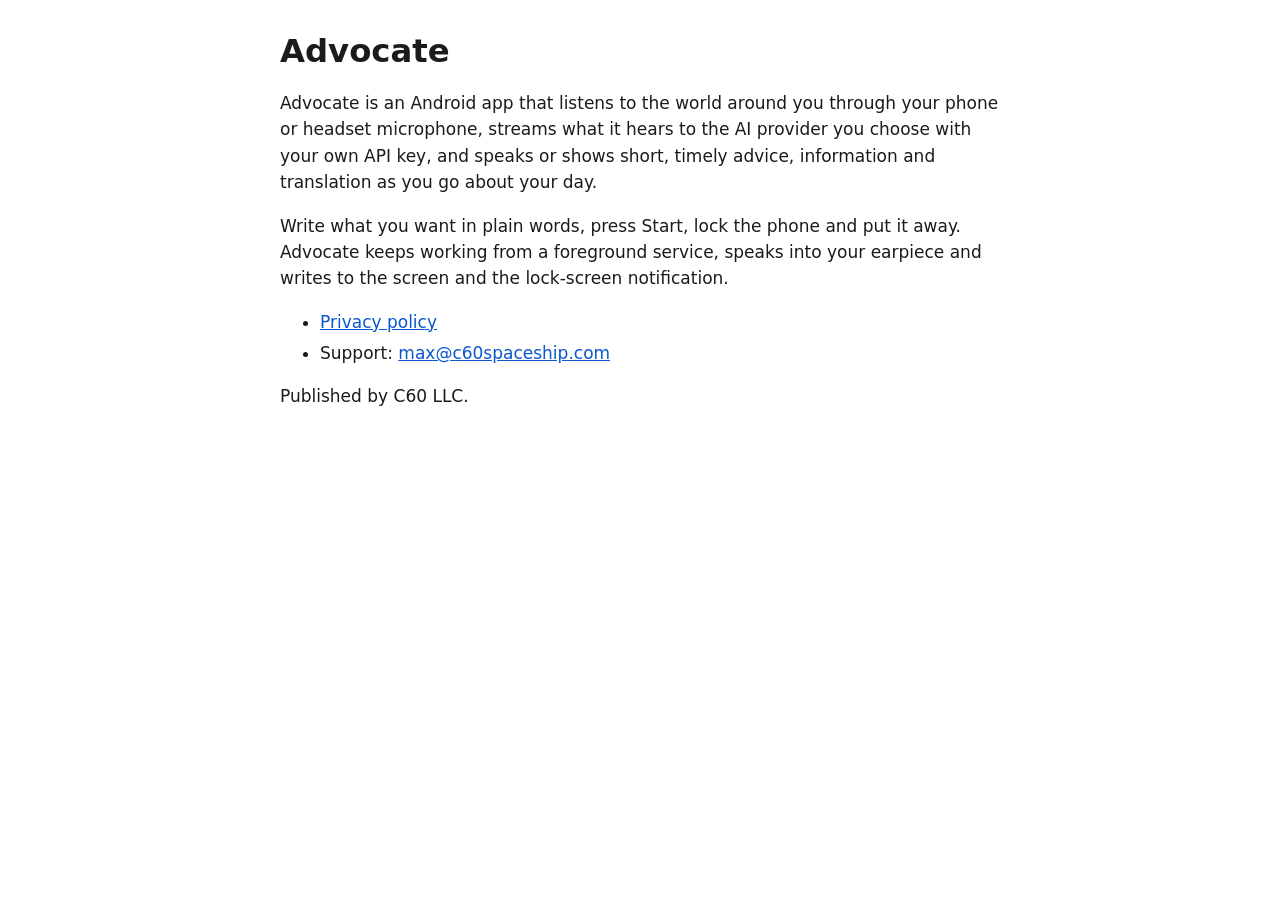
<file: index.html>
<!doctype html>
<html lang="en">
<head>
<meta charset="utf-8">
<meta name="viewport" content="width=device-width, initial-scale=1">
<title>Advocate for Android</title>
<link rel="stylesheet" href="style.css">
</head>
<body>
<main>
<h1>Advocate</h1>
<p>Advocate is an Android app that listens to the world around you through your phone or headset microphone, streams what it hears to the AI provider you choose with your own API key, and speaks or shows short, timely advice, information and translation as you go about your day.</p>
<p>Write what you want in plain words, press Start, lock the phone and put it away. Advocate keeps working from a foreground service, speaks into your earpiece and writes to the screen and the lock-screen notification.</p>
<ul>
<li><a href="privacy/">Privacy policy</a></li>
<li>Support: <a href="mailto:max@c60spaceship.com">max@c60spaceship.com</a></li>
</ul>
<p>Published by C60 LLC.</p>
</main>
</body>
</html>
</file>
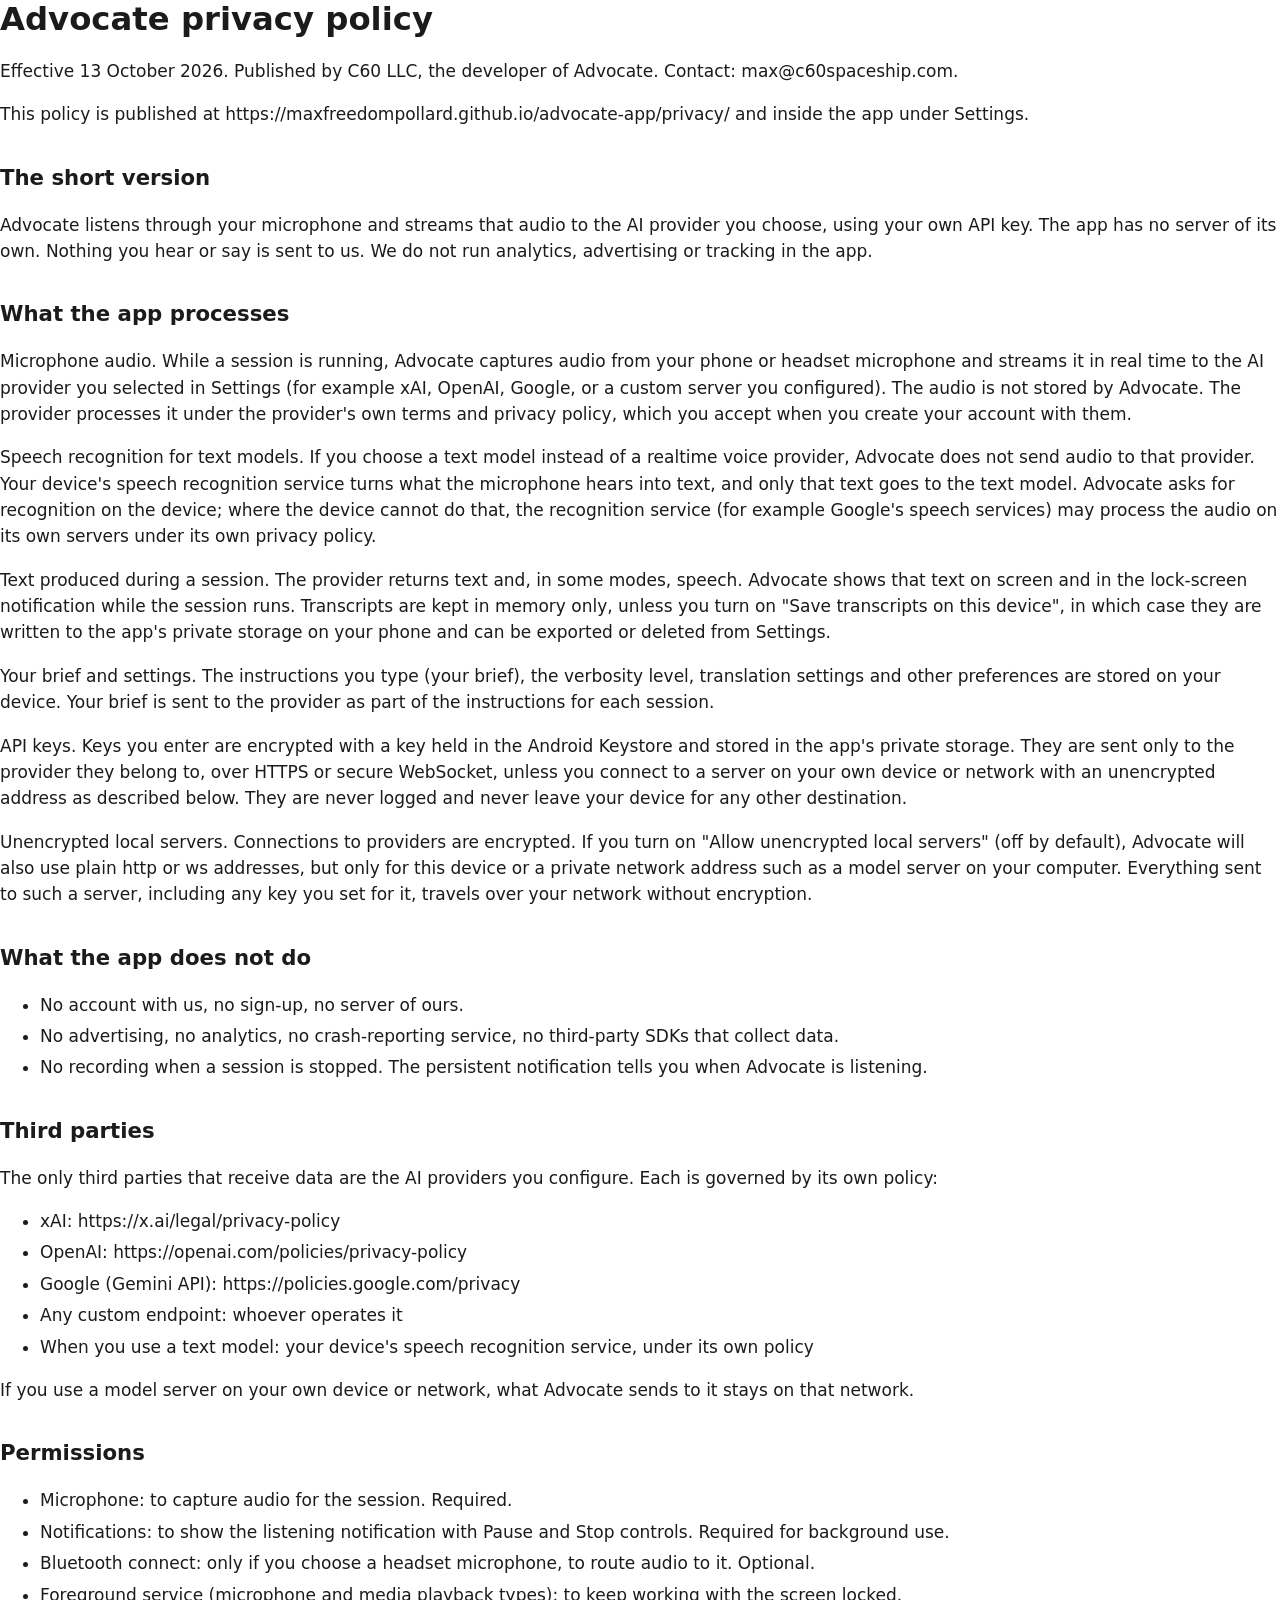
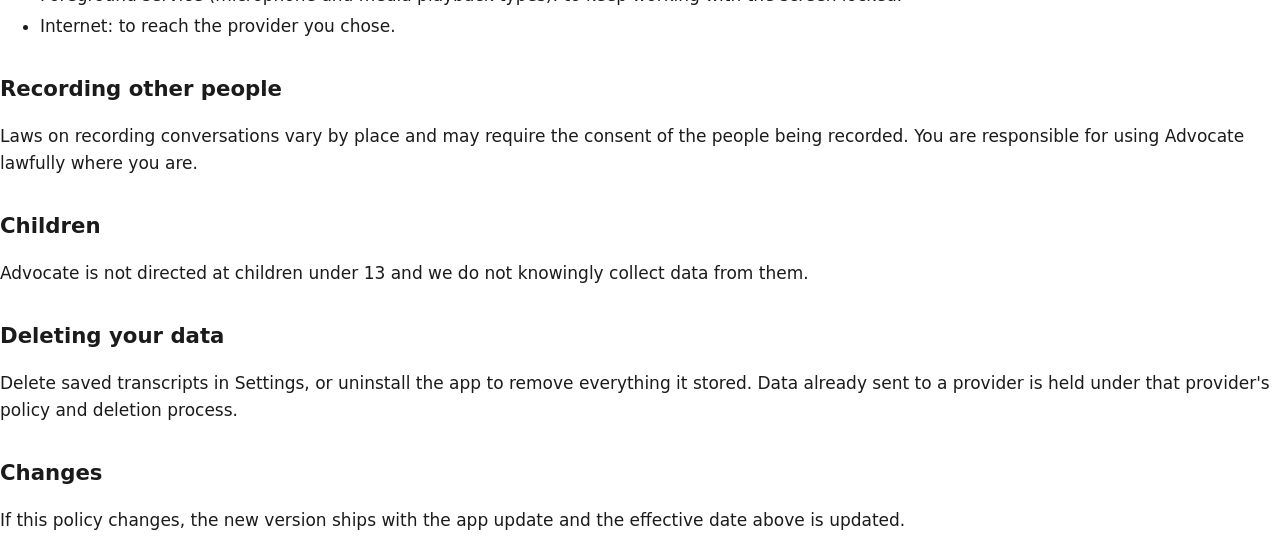
<file: privacy/index.html>
<!DOCTYPE html>
<html xmlns="http://www.w3.org/1999/xhtml" lang="en" xml:lang="en">
<head>
  <meta charset="utf-8" />
  <meta name="generator" content="pandoc" />
  <meta name="viewport" content="width=device-width, initial-scale=1.0, user-scalable=yes" />
  <title>Advocate privacy policy</title>
  <style>
    /* Default styles provided by pandoc.
    ** See https://pandoc.org/MANUAL.html#variables-for-html for config info.
    */
    span.smallcaps{font-variant: small-caps;}
    div.columns{display: flex; gap: min(4vw, 1.5em);}
    div.column{flex: auto; overflow-x: auto;}
    div.hanging-indent{margin-left: 1.5em; text-indent: -1.5em;}
    /* The extra [class] is a hack that increases specificity enough to
       override a similar rule in reveal.js */
    ul.task-list[class]{list-style: none;}
    ul.task-list li input[type="checkbox"] {
      font-size: inherit;
      width: 0.8em;
      margin: 0 0.8em 0.2em -1.6em;
      vertical-align: middle;
    }
    .display.math{display: block; text-align: center; margin: 0.5rem auto;}
  </style>
  <link rel="stylesheet" href="../style.css" />
</head>
<body>
<h1 id="advocate-privacy-policy">Advocate privacy policy</h1>
<p>Effective 13 October 2026. Published by C60 LLC, the developer of
Advocate. Contact: max@c60spaceship.com.</p>
<p>This policy is published at
https://maxfreedompollard.github.io/advocate-app/privacy/ and inside the
app under Settings.</p>
<h2 id="the-short-version">The short version</h2>
<p>Advocate listens through your microphone and streams that audio to
the AI provider you choose, using your own API key. The app has no
server of its own. Nothing you hear or say is sent to us. We do not run
analytics, advertising or tracking in the app.</p>
<h2 id="what-the-app-processes">What the app processes</h2>
<p>Microphone audio. While a session is running, Advocate captures audio
from your phone or headset microphone and streams it in real time to the
AI provider you selected in Settings (for example xAI, OpenAI, Google,
or a custom server you configured). The audio is not stored by Advocate.
The provider processes it under the provider's own terms and privacy
policy, which you accept when you create your account with them.</p>
<p>Speech recognition for text models. If you choose a text model
instead of a realtime voice provider, Advocate does not send audio to
that provider. Your device's speech recognition service turns what the
microphone hears into text, and only that text goes to the text model.
Advocate asks for recognition on the device; where the device cannot do
that, the recognition service (for example Google's speech services) may
process the audio on its own servers under its own privacy policy.</p>
<p>Text produced during a session. The provider returns text and, in
some modes, speech. Advocate shows that text on screen and in the
lock-screen notification while the session runs. Transcripts are kept in
memory only, unless you turn on "Save transcripts on this device", in
which case they are written to the app's private storage on your phone
and can be exported or deleted from Settings.</p>
<p>Your brief and settings. The instructions you type (your brief), the
verbosity level, translation settings and other preferences are stored
on your device. Your brief is sent to the provider as part of the
instructions for each session.</p>
<p>API keys. Keys you enter are encrypted with a key held in the Android
Keystore and stored in the app's private storage. They are sent only to
the provider they belong to, over HTTPS or secure WebSocket, unless you
connect to a server on your own device or network with an unencrypted
address as described below. They are never logged and never leave your
device for any other destination.</p>
<p>Unencrypted local servers. Connections to providers are encrypted. If
you turn on "Allow unencrypted local servers" (off by default), Advocate
will also use plain http or ws addresses, but only for this device or a
private network address such as a model server on your computer.
Everything sent to such a server, including any key you set for it,
travels over your network without encryption.</p>
<h2 id="what-the-app-does-not-do">What the app does not do</h2>
<ul>
<li>No account with us, no sign-up, no server of ours.</li>
<li>No advertising, no analytics, no crash-reporting service, no
third-party SDKs that collect data.</li>
<li>No recording when a session is stopped. The persistent notification
tells you when Advocate is listening.</li>
</ul>
<h2 id="third-parties">Third parties</h2>
<p>The only third parties that receive data are the AI providers you
configure. Each is governed by its own policy:</p>
<ul>
<li>xAI: https://x.ai/legal/privacy-policy</li>
<li>OpenAI: https://openai.com/policies/privacy-policy</li>
<li>Google (Gemini API): https://policies.google.com/privacy</li>
<li>Any custom endpoint: whoever operates it</li>
<li>When you use a text model: your device's speech recognition service,
under its own policy</li>
</ul>
<p>If you use a model server on your own device or network, what
Advocate sends to it stays on that network.</p>
<h2 id="permissions">Permissions</h2>
<ul>
<li>Microphone: to capture audio for the session. Required.</li>
<li>Notifications: to show the listening notification with Pause and
Stop controls. Required for background use.</li>
<li>Bluetooth connect: only if you choose a headset microphone, to route
audio to it. Optional.</li>
<li>Foreground service (microphone and media playback types): to keep
working with the screen locked.</li>
<li>Internet: to reach the provider you chose.</li>
</ul>
<h2 id="recording-other-people">Recording other people</h2>
<p>Laws on recording conversations vary by place and may require the
consent of the people being recorded. You are responsible for using
Advocate lawfully where you are.</p>
<h2 id="children">Children</h2>
<p>Advocate is not directed at children under 13 and we do not knowingly
collect data from them.</p>
<h2 id="deleting-your-data">Deleting your data</h2>
<p>Delete saved transcripts in Settings, or uninstall the app to remove
everything it stored. Data already sent to a provider is held under that
provider's policy and deletion process.</p>
<h2 id="changes">Changes</h2>
<p>If this policy changes, the new version ships with the app update and
the effective date above is updated.</p>
</body>
</html>
</file>
<file: style.css>
body { margin: 0; font: 17px/1.55 system-ui, -apple-system, "Segoe UI", Roboto, sans-serif; color: #1b1b1b; background: #ffffff; }
main, body > header { max-width: 720px; margin: 0 auto; padding: 32px 20px 64px; }
h1 { font-size: 1.9em; line-height: 1.2; margin: 0 0 0.6em; }
h2 { font-size: 1.25em; margin: 1.6em 0 0.5em; }
a { color: #0b57d0; }
li { margin: 0.3em 0; }
@media (prefers-color-scheme: dark) { body { color: #e6e6e6; background: #121212; } a { color: #8ab4f8; } }
</file>
